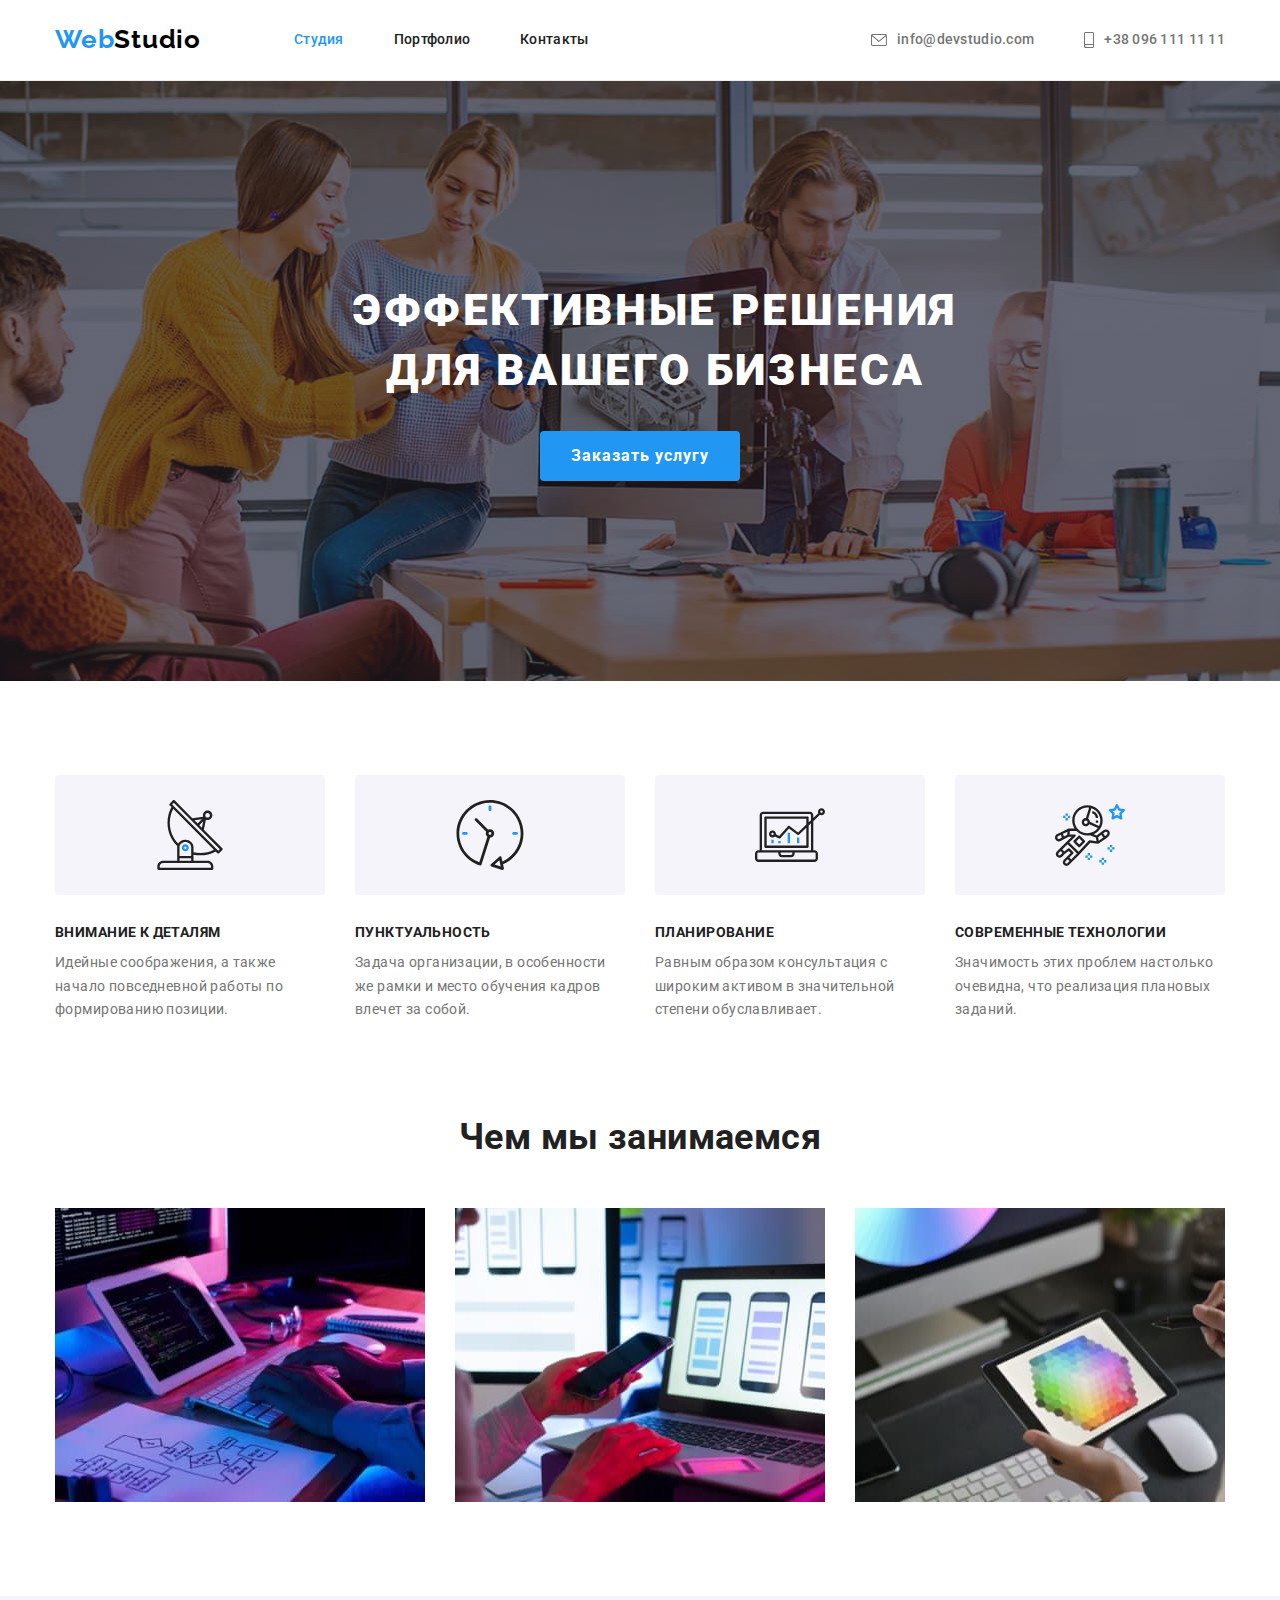
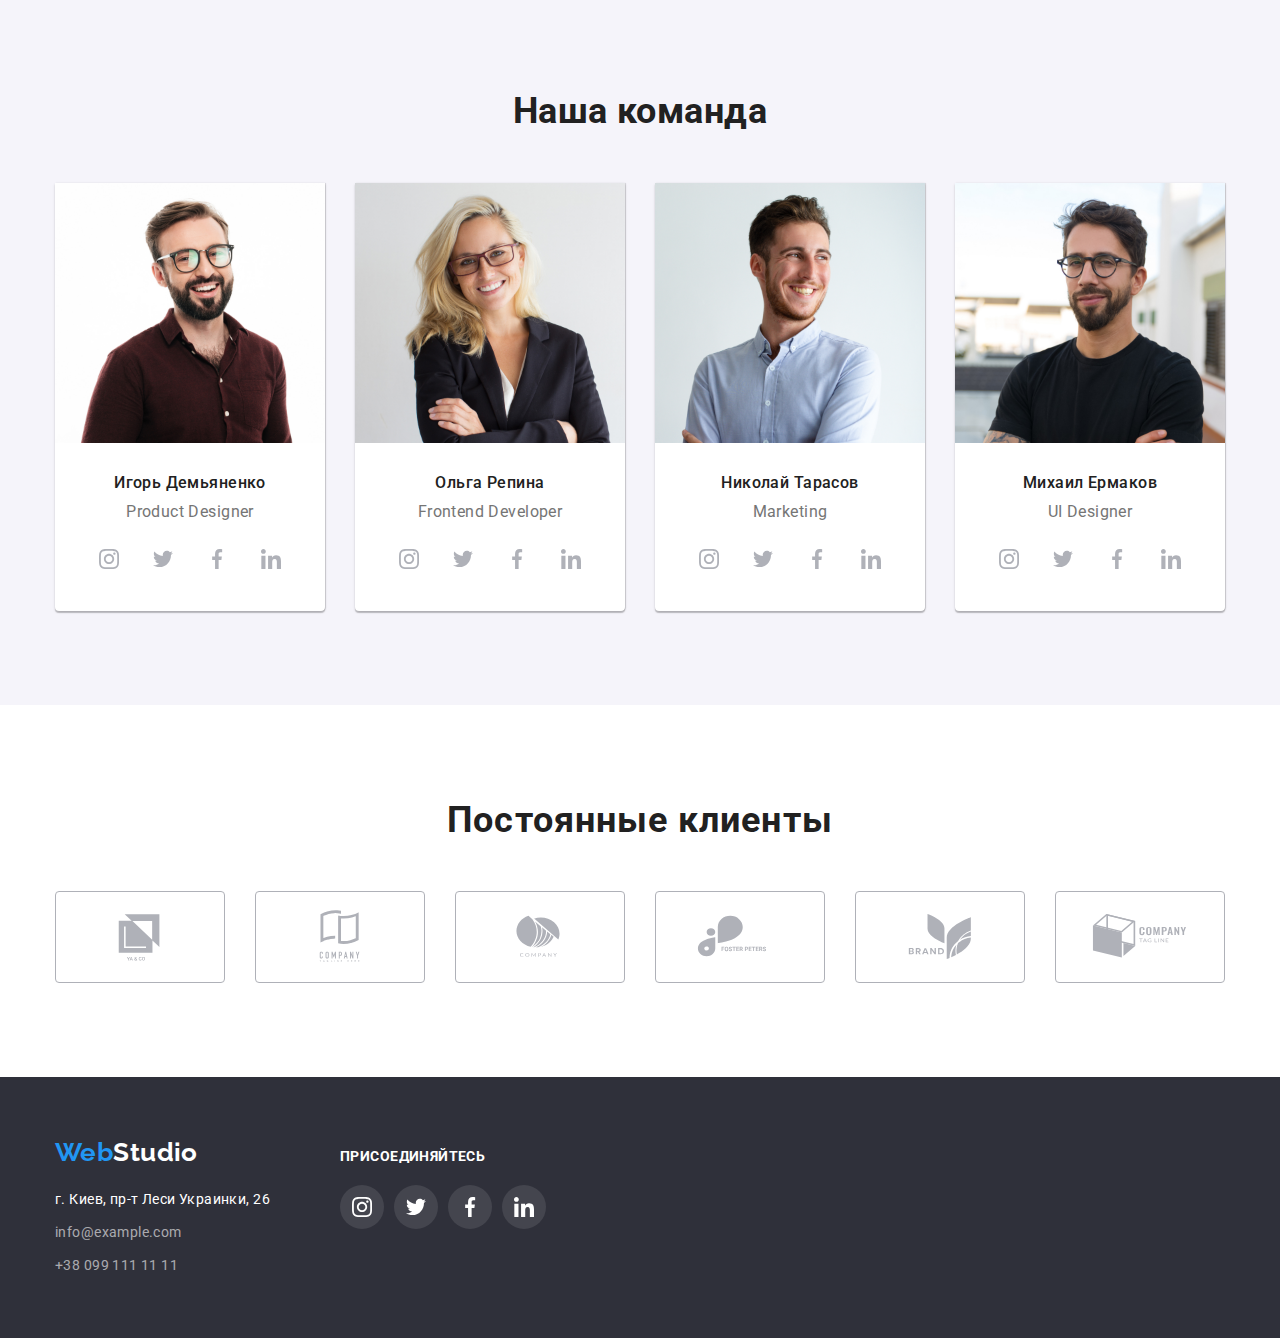
<file: index.html>
<!DOCTYPE html>
<html lang="ru">
<head>
    <meta charset="UTF-8">
    <meta http-equiv="X-UA-Compatible" content="IE=edge">
    <meta name="viewport" content="width=device-width, initial-scale=1.0">
    <title>Web Studio</title>
    <link rel="stylesheet" href="https://cdnjs.cloudflare.com/ajax/libs/modern-normalize/1.1.0/modern-normalize.css" integrity="sha512-Y0MM+V6ymRKN2zStTqzQ227DWhhp4Mzdo6gnlRnuaNCbc+YN/ZH0sBCLTM4M0oSy9c9VKiCvd4Jk44aCLrNS5Q==" crossorigin="anonymous" referrerpolicy="no-referrer" />
   
    <link rel="preconnect" href="https://fonts.googleapis.com">
    <link rel="preconnect" href="https://fonts.gstatic.com" crossorigin>
    <link href="https://fonts.googleapis.com/css2?family=Raleway:wght@700&family=Roboto:wght@400;500;700;900&display=swap"
    rel="stylesheet">
    <link rel="stylesheet" href="./css/styles.css">

</head>
<body>
    <header class="header">
        <div class="container">
            <nav class="header-nav">
               <a class="header-logo" href=""><span class="first-part-logo">Web</span>Studio</a>
                <ul class="header-list list">
                    <li class="header-item">
                        <a class="header-link link current" href="./index.html">Студия</a></li>
                    <li class="header-item">
                        <a class="header-link link" href="./portfolio.html">Портфолио</a></li>
                    <li class="header-item">
                        <a class="header-link link" href="">Контакты</a></li>
                </ul>
            </nav>
             <div class="header-contacts">
                 <ul class="header-list list">
                    <li class="header-item">
                        <a class="header-link-contacts link" href="mailto:info@devstudio.com">
                            <svg class="header-link-icon" width="16" height="12">
                                <use href="./images/icons.svg#icon-envelope"></use>
                            </svg>info@devstudio.com
                        </a>
                    </li>
                    <li class="header-item">
                        <a class="header-link-contacts link" href="tel:+380961111111">
                            <svg class="header-link-icon" width="10" height="16">
                                <use href="./images/icons.svg#icon-smartphone"></use>
                            </svg>+38 096 111 11 11
                        </a>
                    </li>
                </ul>
            </div>
        </div>
    </header>
    <main>
        <section class="hero">
            <div class="container">
                <h1 class="hero-title">Эффективные решения для вашего бизнеса</h1>
                <button class="hero-btn btn" type="button">Заказать услугу</button>
            </div>
        </section>
        <section class="benefits section">
            <div class="container">
                <h2 class="benefits-title" hidden>Преимущества</h2>
                <ul class="benefits-icon-list list">
                    <li class="benefits-icon-item">
                            <svg class="benefits-icon" width="70" height="70"><use href="./images/icons.svg#icon-antenna"></use>
                            </svg>
                    </li>
                    <li class="benefits-icon-item">
                            <svg class="benefits-icon" width="70" height="70">
                                 <use href="./images/icons.svg#icon-clock"></use>
                             </svg>
                    </li>
                    <li class="benefits-icon-item">
                            <svg class="benefits-icon" width="70" height="70">
                                <use href="./images/icons.svg#icon-diagram"></use>
                            </svg>
                    </li>
                    <li class="benefits-icon-item">
                            <svg class="benefits-icon" width="70" height="70">
                                <use href="./images/icons.svg#icon-astronaut"></use>
                            </svg>
                    </li>
                </ul>
                <ul class="benefits-list list">
                    <li class="benefits-item">
                        <h3 class="benefits-title">Внимание к деталям</h3>
                        <p class="benefits-text">Идейные соображения, а также начало повседневной работы по формированию позиции.</p>
                    </li>
                    <li class="benefits-item">
                        <h3 class="benefits-title">Пунктуальность</h3>
                        <p class="benefits-text">Задача организации, в особенности же рамки и место обучения кадров влечет за собой.</p>
                    </li>
                    <li class="benefits-item">
                        <h3 class="benefits-title">Планирование</h3>
                        <p class="benefits-text">Равным образом консультация с широким активом в значительной степени обуславливает.</p>
                    </li>
                    <li class="benefits-item">
                        <h3 class="benefits-title">Современные технологии</h3>
                        <p class="benefits-text">Значимость этих проблем настолько очевидна, что реализация плановых заданий.</p>
                    </li>
                </ul>
            </div>
        </section>
        <section class="directions section">
            <div class="container">
                <h2 class="directions-title">Чем мы занимаемся</h2>
                <ul class="directions-list list">
                    <li class="directions-item"><img src="./images/img1.jpg" width="370" height="294" alt="набор текста с клаватуры"></li>
                    <li class="directions-item"><img src="./images/img2.jpg" width="370" height="294" alt="набор контакта с телефона"></li>
                    <li class="directions-item"><img src="./images/img3.jpg" width="370" height="294" alt="выбор палитры цветов на планшете"></li>
                </ul>
            </div>
        </section>
        <section class="team section">
            <div class="container">
                <h2 class="team-title">Наша команда</h2>
                <ul class="team-list list">
                    <li class="team-item">
                        <img src="./images/img4.jpg" width="270" height="260" alt="фото Игорь">
                        <h3 class="team-item-title">Игорь Демьяненко</h3>
                        <p class="team-item-text">Product Designer</p>
                        <ul class="team-soc-list list"> 
                            <li class="team-soc-item">
                                <a href="" class="team-soc-link link">
                                    <svg class="team-soc-icon" width="20" height="20">
                                        <use href="./images/icons.svg#icon-instagram">
                                        </use>
                                    </svg>
                                </a>
                            </li>
                            <li class="team-soc-item">
                                <a href="" class="team-soc-link link">
                                    <svg class="team-soc-icon" width="20" height="20">
                                        <use href="./images/icons.svg#icon-twitter">
                                        </use>
                                    </svg>
                                </a>
                            </li>
                            <li class="team-soc-item">
                                <a href="" class="team-soc-link link">
                                    <svg class="team-soc-icon" width="20" height="20">
                                        <use href="./images/icons.svg#icon-facebook">
                                        </use>
                                    </svg>
                                </a>
                            </li>
                            <li class="team-soc-item">
                                <a href="" class="team-soc-link link">
                                    <svg class="team-soc-icon" width="20" height="20">
                                        <use href="./images/icons.svg#icon-linkedin">
                                        </use>
                                    </svg>
                                </a>
                            </li>
                        </ul> 

                    </li>
                    <li class="team-item">
                        <img src="./images/img5.jpg" width="270" height="260" alt="фото Ольга">
                        <h3 class="team-item-title">Ольга Репина</h3>
                        <p class="team-item-text">Frontend Developer</p>
                        <ul class="team-soc-list list"> 
                            <li class="team-soc-item">
                                <a href="" class="team-soc-link link">
                                    <svg class="team-soc-icon" width="20" height="20">
                                        <use href="./images/icons.svg#icon-instagram"></use>
                                    </svg>
                                </a>
                            </li>
                            <li class="team-soc-item">
                                <a href="" class="team-soc-link link">
                                    <svg class="team-soc-icon" width="20" height="20">
                                        <use href="./images/icons.svg#icon-twitter"></use>
                                    </svg>
                                </a>
                            </li>
                            <li class="team-soc-item">
                                <a href="" class="team-soc-link link">
                                    <svg class="team-soc-icon" width="20" height="20">
                                        <use href="./images/icons.svg#icon-facebook"></use>
                                    </svg>
                                </a>
                            </li>
                            <li class="team-soc-item">
                                <a href="" class="team-soc-link link">
                                    <svg class="team-soc-icon" width="20" height="20">
                                        <use href="./images/icons.svg#icon-linkedin"></use>
                                    </svg>
                                </a>
                            </li>
                        </ul> 
                    </li>
                    <li class="team-item">
                        <img src="./images/img6.jpg" width="270" height="260" alt="фото Николай">
                        <h3 class="team-item-title">Николай Тарасов</h3>
                        <p class="team-item-text">Marketing</p>
                        <ul class="team-soc-list list"> 
                            <li class="team-soc-item">
                                <a href="" class="team-soc-link link">
                                    <svg class="team-soc-icon" width="20" height="20">
                                        <use href="./images/icons.svg#icon-instagram"></use>
                                    </svg>
                                </a>
                            </li>
                            <li class="team-soc-item">
                                <a href="" class="team-soc-link link">
                                    <svg class="team-soc-icon" width="20" height="20">
                                        <use href="./images/icons.svg#icon-twitter"></use>
                                    </svg>
                                </a>
                            </li>
                            <li class="team-soc-item">
                                <a href="" class="team-soc-link link">
                                    <svg class="team-soc-icon" width="20" height="20">
                                        <use href="./images/icons.svg#icon-facebook"></use>
                                    </svg>
                                </a>
                            </li>
                            <li class="team-soc-item">
                                <a href="" class="team-soc-link link">
                                    <svg class="team-soc-icon" width="20" height="20">
                                        <use href="./images/icons.svg#icon-linkedin"></use>
                                    </svg>
                                </a>
                            </li>
                        </ul> 
                        </li>
                    <li class="team-item">
                        <img src="images/img7.jpg" width="270" height="260" alt="фото Михаил">
                        <h3 class="team-item-title">Михаил Ермаков</h3>
                        <p class="team-item-text">UI Designer</p>
                        <ul class="team-soc-list list"> 
                            <li class="team-soc-item">
                                <a href="" class="team-soc-link link">
                                    <svg class="team-soc-icon" width="20" height="20">
                                        <use href="./images/icons.svg#icon-instagram"></use>
                                    </svg>
                                </a>
                            </li>
                            <li class="team-soc-item">
                                <a href="" class="team-soc-link link">
                                    <svg class="team-soc-icon" width="20" height="20">
                                        <use href="./images/icons.svg#icon-twitter"></use>
                                    </svg>
                                </a>
                            </li>
                            <li class="team-soc-item">
                                <a href="" class="team-soc-link link">
                                    <svg class="team-soc-icon" width="20" height="20">
                                        <use href="./images/icons.svg#icon-facebook"></use>
                                    </svg>
                                </a>
                            </li>
                            <li class="team-soc-item">
                                <a href="" class="team-soc-link link">
                                    <svg class="team-soc-icon" width="20" height="20">
                                        <use href="./images/icons.svg#icon-linkedin"></use>
                                    </svg>
                                </a>
                            </li>
                        </ul> 
                     </li>
                </ul>
            </div>
        </section>
        <section class="clients section">
            <div class="container">
                <h2 class="clients-title">Постоянные клиенты</h2>
                <ul class="clients-list list">
                   <li class="clients-item"> 
                       <a href="" class="clients-link link">
                        <svg class="clients-icon" width="106" height="60">
                            <use href="./images/icons.svg#icon-Logo-1"></use>
                        </svg>
                       </a>

                   </li>
                   <li class="clients-item">
                    <a href="" class="clients-link link">
                        <svg class="clients-icon" width="106" height="60">
                            <use href="./images/icons.svg#icon-Logo-2"></use>
                        </svg>
                    </a>
                   </li>
                   <li class="clients-item">
                    <a href="" class="clients-link link">
                        <svg class="clients-icon" width="106" height="60">
                            <use href="./images/icons.svg#icon-Logo-3"></use>
                        </svg>
                    </a>
                   </li>
                   <li class="clients-item">
                    <a href="" class="clients-link link">
                        <svg class="clients-icon" width="106" height="60">
                            <use href="./images/icons.svg#icon-Logo-4"></use>
                        </svg>
                    </a>
                   </li>
                   <li class="clients-item">
                    <a href="" class="clients-link link">
                        <svg class="clients-icon" width="106" height="60">
                            <use href="./images/icons.svg#icon-Logo-5"></use>
                        </svg>
                    </a>
                   </li>
                   <li class="clients-item">
                    <a href="" class="clients-link link">
                        <svg class="clients-icon" width="106" height="60">
                            <use href="./images/icons.svg#icon-Logo-6"></use>
                        </svg>
                    </a>
                   </li>
               </ul>
            </div>
        </section>

    </main>
    <footer class="footer">
        <div class="container-footer container">
            <div class="container-footer-contacts">
                <a class="footer-logo" href=""><span class="first-part-logo">Web</span>Studio</a>
                <address class="footer-contacts">
                    <ul class="footer-list list">
                        <li class="footer-item">
                            <a class="footer-link-address link" href="https://goo.gl/maps/iAdEvqvcPD2PK2Wz8"
                            target="_blank"
                            rel="noopener nofollow noreferrer">г. Киев, пр-т Леси Украинки, 26</a>
                        </li>
                        <li class="footer-item"><a class="footer-link-contacts link" href="mailto:info@example.com">info@example.com</a></li>
                        <li class="footer-item"><a class="footer-link-contacts link" href="tel:+380991111111">+38 099 111 11 11</a></li>
                    </ul>
                </address>
            </div>

            <div class="container-footer-icon">
                <p class="container-footer-title">Присоединяйтесь</p>
                <ul class="footer-soc-list list"> 
                    <li class="footer-soc-item">
                        <a href="" class="footer-soc-link link">
                            <svg class="footer-soc-icon" width="20" height="20">
                                <use href="./images/icons.svg#icon-instagram"></use>
                            </svg>
                        </a>
                    </li>
                    <li class="footer-soc-item">
                        <a href="" class="footer-soc-link link">
                            <svg class="footer-soc-icon" width="20" height="20">
                                <use href="./images/icons.svg#icon-twitter"></use>
                            </svg>
                        </a>
                    </li>
                    <li class="footer-soc-item">
                        <a href="" class="footer-soc-link link">
                            <svg class="footer-soc-icon" width="20" height="20">
                                <use href="./images/icons.svg#icon-facebook"></use>
                            </svg>
                        </a>
                    </li>
                    <li class="footer-soc-item">
                        <a href="" class="footer-soc-link link">
                            <svg class="footer-soc-icon" width="20" height="20">
                                <use href="./images/icons.svg#icon-linkedin"></use>
                            </svg>
                        </a>
                    </li>
                </ul> 
             </div>
            
        </div>
    </footer>

    
</body>
</html>
</file>
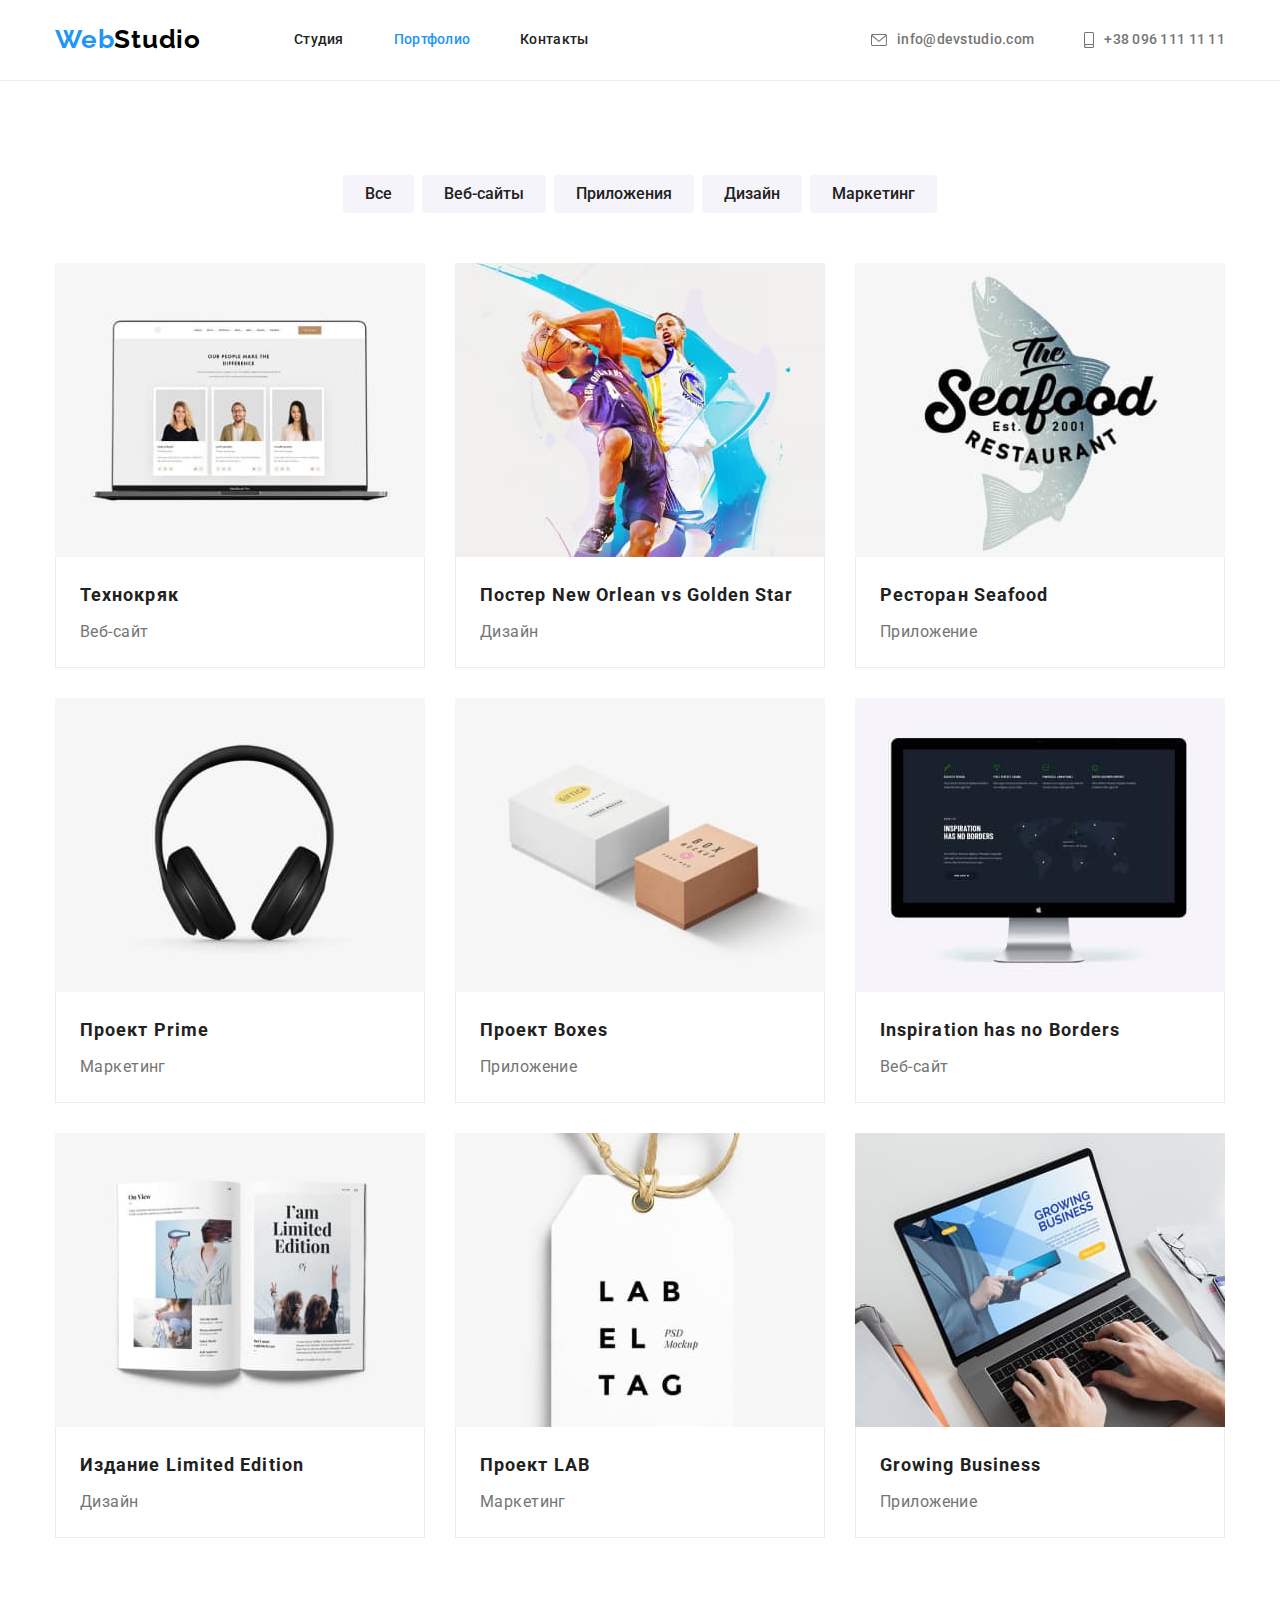
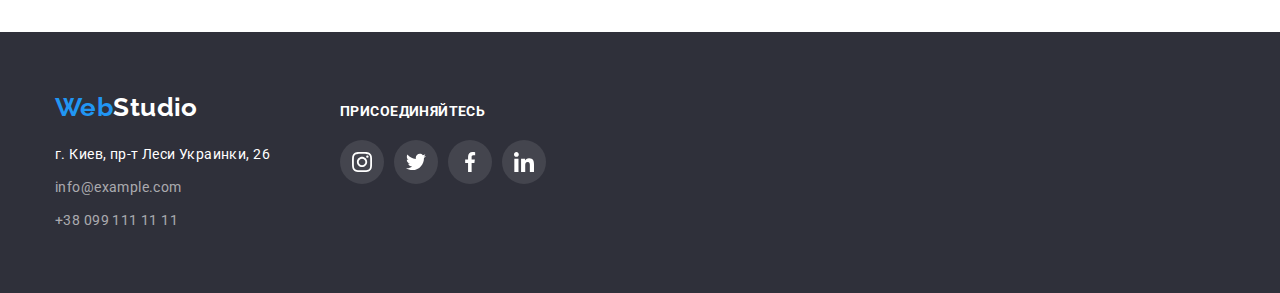
<file: portfolio.html>
<!DOCTYPE html>
<html lang="ru">
<head>
    <meta charset="UTF-8">
    <meta http-equiv="X-UA-Compatible" content="IE=edge">
    <meta name="viewport" content="width=device-width, initial-scale=1.0">
    <title>Портфолио</title>
    <link rel="stylesheet" href="https://cdnjs.cloudflare.com/ajax/libs/modern-normalize/1.1.0/modern-normalize.css" integrity="sha512-Y0MM+V6ymRKN2zStTqzQ227DWhhp4Mzdo6gnlRnuaNCbc+YN/ZH0sBCLTM4M0oSy9c9VKiCvd4Jk44aCLrNS5Q==" crossorigin="anonymous" referrerpolicy="no-referrer" />
    
    <link rel="preconnect" href="https://fonts.googleapis.com">
    <link rel="preconnect" href="https://fonts.gstatic.com" crossorigin>
    <link href="https://fonts.googleapis.com/css2?family=Raleway:wght@700&family=Roboto:wght@400;500;700;900&display=swap"
        rel="stylesheet">
    <link rel="stylesheet" href="./css/styles.css">
</head>
<body>
    <header class="header">
        <div class="container">
            <nav class="header-nav">
                <a class="header-logo" href=""><span class="first-part-logo">Web</span>Studio</a>
                <ul class="header-list list">
                    <li class="header-item">
                        <a class="header-link link" href="./index.html">Студия</a>
                    </li>
                    <li class="header-item">
                        <a class="header-link link current" href="./portfolio.html">Портфолио</a>
                    </li>
                    <li class="header-item">
                        <a class="header-link link" href="">Контакты</a>
                    </li>
                </ul>
            </nav>
            <div class="header-contacts">
                <ul class="header-list list">
                    <li class="header-item">
                        <a class="header-link-contacts link" href="mailto:info@devstudio.com">
                            <svg class="header-link-icon" width="16" height="12">
                                <use href="./images/icons.svg#icon-envelope">
                                </use>
                            </svg>info@devstudio.com
                        </a>
                    </li>
                    <li class="header-item">
                        <a class="header-link-contacts link" href="tel:+380961111111">
                            <svg class="header-link-icon" width="10" height="16">
                                <use href="./images/icons.svg#icon-smartphone">
                                </use>
                            </svg>+38 096 111 11 11
                        </a>
                    </li>
                </ul>
            </div>
        </div>
    </header>

<main>
<section class="section">
    <div class="container">
        <h1 class="projects-title" hidden>Проекты</h1>
        <ul class="projects-list-btn list">
            <li class="projects-item-btn"><button class="project-btn btn" type="button">Все</button></li>
            <li class="projects-item-btn"><button class="project-btn btn" type="button">Веб-сайты</button></li>
            <li class="projects-item-btn"><button class="project-btn btn" type="button">Приложения</button></li>
            <li class="projects-item-btn"><button class="project-btn btn" type="button">Дизайн</button></li>
            <li class="projects-item-btn"><button class="project-btn btn" type="button">Маркетинг</button></li>
        </ul>
        <ul class="projects-list list">
            <li class="projects-item">
                <a class="projects-link link" href="./portfolio.html"> 
                    <img src="./images/project1.jpg" width="370" height="294" alt="Фото проект 1">
                    <div class="container-name">
                        <h2 class="projects-name">Технокряк</h2>
                        <p class="projects-text">Веб-сайт</p>
                    </div>
                    
                </a>
            </li>
                
            <li class="projects-item">
                <a class="projects-link link" href="./portfolio.html">
                    <img src="./images/project2.jpg" width="370" height="294" alt="Фото проект 2">
                    <div class="container-name">
                        <h2 class="projects-name">Постер New Orlean vs Golden Star</h2>
                        <p class="projects-text">Дизайн</p>
                    </div>
                </a>
            </li>
            <li class="projects-item">
                <a class="projects-link link" href="./portfolio.html">
                    <img src="./images/project3.jpg" width="370" height="294" alt="Фото проект 3">
                    <div class="container-name">
                        <h2 class="projects-name">Ресторан Seafood</h2>
                        <p class="projects-text">Приложение</p>
                    </div>
                </a>
            </li>
            <li class="projects-item">
                <a class="projects-link link" href="./portfolio.html">
                    <img src="./images/project4.jpg" width="370" height="294" alt="Фото проект 4">
                    <div class="container-name">
                        <h2 class="projects-name">Проект Prime</h2>
                        <p class="projects-text">Маркетинг</p>
                    </div>

                </a>
            </li>
            <li class="projects-item">
                <a class="projects-link link" href="./portfolio.html">
                    <img src="./images/project5.jpg" width="370" height="294" alt="Фото проект 5">
                    <div class="container-name">
                        <h2 class="projects-name">Проект Boxes</h2>
                        <p class="projects-text">Приложение</p>
                    </div>
                </a>
            </li>
            <li class="projects-item">
                <a class="projects-link link" href="./portfolio.html">
                    <img src="./images/project6.jpg" width="370" height="294" alt="Фото проект 6">
                    <div class="container-name">
                        <h2 class="projects-name">Inspiration has no Borders</h2>
                        <p class="projects-text">Веб-сайт</p>
                    </div>
                </a>
            </li>
            <li class="projects-item">
                <a class="projects-link link" href="./portfolio.html">
                    <img src="./images/project7.jpg" width="370" height="294" alt="Фото проект 7">
                    <div class="container-name">
                        <h2 class="projects-name">Издание Limited Edition</h2>
                        <p class="projects-text">Дизайн</p>
                    </div>
                </a>
            </li>
            <li class="projects-item">
                <a class="projects-link link" href="./portfolio.html">
                    <img src="./images/project8.jpg" width="370" height="294" alt="Фото проект 8">
                    <div class="container-name">
                        <h2 class="projects-name">Проект LAB</h2>
                        <p class="projects-text">Маркетинг</p>
                    </div>
                </a>
            </li>
            <li class="projects-item">
                <a class="projects-link link" href="./portfolio.html">
                    <img src="./images/project9.jpg"  width="370" height="294" alt="Фото проект 9">
                    <div class="container-name">
                        <h2 class="projects-name">Growing Business</h2>
                        <p class="projects-text">Приложение</p>
                    </div>
                </a>
            </li>
        </ul>
    </div>
</section>

</main>

<footer class="footer">
    <div class="container-footer container">
        <div class="container-footer-contacts">
            <a class="footer-logo" href=""><span class="first-part-logo">Web</span>Studio</a>
            <address class="footer-contacts">
                <ul class="footer-list list">
                    <li class="footer-item">
                        <a class="footer-link-address link" href="https://goo.gl/maps/iAdEvqvcPD2PK2Wz8"
                        target="_blank"
                        rel="noopener nofollow noreferrer">г. Киев, пр-т Леси Украинки, 26</a>
                    </li>
                    <li class="footer-item"><a class="footer-link-contacts link" href="mailto:info@example.com">info@example.com</a></li>
                    <li class="footer-item"><a class="footer-link-contacts link" href="tel:+380991111111">+38 099 111 11 11</a></li>
                </ul>
            </address>
        </div>

        <div class="container-footer-icon">
            <p class="container-footer-title">Присоединяйтесь</p>
            <ul class="footer-soc-list list"> 
                <li class="footer-soc-item">
                    <a href="" class="footer-soc-link link">
                        <svg class="footer-soc-icon" width="20" height="20">
                            <use href="./images/icons.svg#icon-instagram">
                            </use>
                        </svg>
                    </a>
                </li>
                <li class="footer-soc-item">
                    <a href="" class="footer-soc-link link">
                        <svg class="footer-soc-icon" width="20" height="20">
                            <use href="./images/icons.svg#icon-twitter">
                            </use>
                        </svg>
                    </a>
                </li>
                <li class="footer-soc-item">
                    <a href="" class="footer-soc-link link">
                        <svg class="footer-soc-icon" width="20" height="20">
                            <use href="./images/icons.svg#icon-facebook">
                            </use>
                        </svg>
                    </a>
                </li>
                <li class="footer-soc-item">
                    <a href="" class="footer-soc-link link">
                        <svg class="footer-soc-icon" width="20" height="20">
                            <use href="./images/icons.svg#icon-linkedin">
                            </use>
                        </svg>
                    </a>
                </li>
            </ul> 
         </div>
        
    </div>
</footer>
    
</body>
</html>
</file>
<file: css/styles.css>
:root {
    --body-background-color: #FFFFFF;
    --header-background-color:#ECECEC;
    --header-logo-color:#000000;
    --main-title-color:#212121;
    --second-title-color:#757575;
    --accent-color:#2196F3;
    --hero-title-color:#FFFFFF;
    --hero-btn-color:#188ce8;
    --hero-background-color:#2F303A;
    --team-background-color:#F5F4FA;
    --team-item-background-color:#FFFFFF;
    --footer-background-color:#2F303A;
    --footer-link-color: rgba(255, 255, 255, 0.6);
    --projects-btn-background-color: #F5F4FA;
    --projects-item-background-color:#EEEEEE;
    --typical-padding: 94px;
}

p, h1, h2, h3, h4, h5, h6 {
    margin: 0;}

ul, ol {
    margin: 0;
    padding-left: 0;}

button {cursor: pointer;}



body {
    font-family:'Roboto', sans-serif;
    font-size: 14px;
    letter-spacing: 0.03em;
    color: var(--main-title-color);
    background-color: var(--body-background-color);

}

img {
    display: block;
}

.container {
    width: 1200px; 
   
    margin: 0 auto; 
    padding-left: 15px;
    padding-right: 15px;

     
}
.section {
    padding-top: var(--typical-padding);
    padding-bottom: var(--typical-padding);
}

.list {
    list-style: none;
}
.link,.header-logo,.footer-logo {
    text-decoration: none;
}

/*----------------------HEADER----------------------*/


.first-part-logo {
    color: var(--accent-color);
}

.visually-hidden {
    position: absolute;
    width: 1px;
    height: 1px;
    margin: -1px;
    border: 0;
    padding: 0;
    white-space: nowrap;
    clip-path: inset(100%);
    clip: rect(0 0 0 0);
    overflow: hidden;
}

.header {
    background-color: var(--hero-title-color);
    border-bottom: 1px solid var(--header-background-color);
}

.header-nav {
    display: flex;
    align-items: center;

}

.header-logo {
    font-family: 'Raleway';
    font-weight: 700;
    font-size: 26px;
    line-height: 1.19;
    letter-spacing: 0.03em;
    color: var(--header-logo-color);
    width: 145px;
    height: 31px;
    
    margin-right: 94px;
}

.header .container {
    display: flex;
    align-items: center;
        }

.header-list {
    display: flex;
    align-items: center;
    
  
}      

.header-item:not(:last-child) {
    margin-right: 50px;
}

.header-link:hover,
.header-link:focus {color: var(--accent-color);}

.header-link-contacts:hover,
.header-link-contacts:focus {color: var(--accent-color);}


.header-contacts {
    margin-left: auto;
}

.header-link {
    font-weight: 500;
    line-height: 1.14;
    letter-spacing: 0.02em;
    color: var(--main-title-color);
    
    display: block;
    padding-top: 32px;
    padding-bottom: 32px;
}

.current {
    color: var(--accent-color);
}

.header-link-contacts {
    font-weight: 500;
    line-height: 1.14;
    letter-spacing: 0.02em;
    color: var(--second-title-color);
   
    display: flex;
    align-items: center;
    justify-content: center;
   
}
.header-link-icon {
    fill: currentColor;
    margin-right: 10px;
}





/*---------------------------HERO----------------*/

.hero .container {
    width: 696px;
    margin: 0 auto;
        }

.hero {
    background-color: var(--hero-background-color);
    max-width: 1600px;
    background-image: linear-gradient( 
        rgba(47, 48, 58, 0.4),
        rgba(47, 48, 58, 0.4)),
    url(../images/hero-bg.jpg);
    background-repeat: no-repeat;
    background-position: center;
    background-size: cover;
    margin: 0 auto;
    
    padding-top: 200px;
    padding-bottom: 200px;
}

.hero-title {
    font-weight: 900;
    font-size: 44px;
    line-height: 1.36;
    text-align: center;
    letter-spacing: 0.06em;
    text-transform: uppercase;
    color: var(--hero-title-color);
    width: 696px;
    
    margin: 0 auto;
    margin-bottom: 30px;
}

.hero-btn:hover,
.hero-btn:focus {
      background-color: var(--hero-btn-color);
}

.hero-btn {
    font-family:inherit;
    background-color: var(--accent-color);
    font-weight: 700;
    font-size: 16px;
    line-height: 1.88;
    text-align: center;
    letter-spacing: 0.06em;
    color: var(--hero-title-color);
    min-width: 200px;
    height: 50px;
    border-radius: 4px;

    margin: 0 auto;
    display: block;
    margin-top: 30px;
    border: none;
}

.btn {cursor: pointer;}

/*-------------------------BENEFITS---------------------*/

.benefits {
    background-color: var(--hero-title-color);
    
}

.benefits-icon-list {
    display: flex;
    justify-content: center;
    margin-bottom: 30px;
}

.benefits-icon-item {
    background-color: #F5F4FA;
    width: 270px;
    height: 120px;
    border: 1px solid none;
    border-radius: 4px;
    display: flex;
    align-items: center;
    justify-content: center;
    color:#AFB1B8 ;
}

.benefits-icon-item:not(:last-child) {
    margin-right: 30px;
}




.benefits-list {
    display: flex;
}

.benefits-item:not(:last-child) {
    margin-right: 30px;
    max-width: 270px;

}

.benefits-title {
    font-weight: 700;
    font-size: 14px;
    line-height: 1.14;
    letter-spacing: 0.03em;
    text-transform: uppercase;
    color: var(--main-title-color);

    margin-bottom: 10px;
}


.benefits-text {
    line-height: 1.71;
    color: var(--second-title-color)}

/*---------------------DIRECTIONS---------------------*/
.directions {
    background-color: var(--hero-title-color);
    padding-top: 0;
   
}

.directions-list {
    display: flex;
}
.directions-item:not(:first-child) {
    margin-left: 30px;
}
.directions-title {
    font-weight: 700;
    font-size: 36px;
    line-height: 1.17;
    text-align: center;
    color: var(--main-title-color);

    margin-bottom: 50px;
}


/*-----------------------TEAM---------------------*/


.team {
    background-color: var(--team-background-color);

}

.team-list {
    display: flex;
}

.team-title {
    font-weight: 700;
    font-size: 36px;
    line-height: 1.17;
    text-align: center;
    color: var(--main-title-color);

    margin-bottom: 50px;
    
}

.team-item {
    background-color: var(--team-item-background-color);
    border-bottom-right-radius: 4px;
    border-bottom-left-radius: 4px;
    box-shadow: 0px 2px 1px 0px rgba(0, 0, 0, 0.2), 1px 0px 1px 0px rgba(0, 0, 0, 0.14), 0px 1px 3px 0px rgba(0, 0, 0, 0.12);
}
   


.team-item:not(:first-child) {
    margin-left: 30px;
   
}


.team-item-title {
    font-weight: 500;
    font-size: 16px;
    line-height: 1.19;
    text-align: center;
    color: var(--main-title-color);

    margin-top: 30px;
    

}

.team-item-text {
    font-size: 16px;
    line-height: 1.19;
    text-align: center;
    color: var(--second-title-color);

    margin-top: 10px;
    margin-bottom: 16px;
    
}

.team-soc-list {
    display: flex;
    justify-content: center;
    margin-bottom: 30px;
}

.team-soc-item {
    width: 44px;
    height: 44px;
    margin-right: 10px;

}
.team-soc-item:last-child {
    margin-right: 0;
} 

.team-soc-link {
    width: 100%;
    height: 100%;
    background-color: #FFFFFF;
    border-radius: 50%;
    display:flex;
    align-items: center;
    justify-content: center;
    color: #AFB1B8;
    
}
.team-soc-icon {
    fill: currentColor;
}


.team-soc-link:hover,
.team-soc-link:focus {
    background-color: #2196F3;
    color: #FFFFFF;
}

/*-----------------------CLIENTS---------------------*/
.clients {
    background-color: var(--hero-title-color);
  
}

.clients-title {
    font-weight: 700;
    font-size: 36px;
    line-height: 1.17;
    text-align: center;
    letter-spacing: 0.03em;
    
   

}

.clients-list {
    display: flex;
    justify-content: center;
    margin-top: 50px;
}
.clients-item {
    width: 170px;
    height: 92px;
   
}


.clients-item:not(:last-child) {
    margin-right: 30px;
}

.clients-link {
    width: 100%;
    height: 100%;
    display: flex;
    align-items: center;
    justify-content: center;
    border: 1px solid #AFB1B8;
    border-radius: 4px;
    color:#AFB1B8 ;

  }
.clients-link:hover,
.clients-link:focus {
    color: #2196F3;
    border-color: #2196F3;
}


.clients-icon {
    fill: currentColor;
}




/*-----------------------FOOTER---------------------*/
.footer {
    background-color: var(--footer-background-color);
    padding-top: 60px;
    padding-bottom: 60px;
}

.container-footer {
    display: flex;
    align-items: baseline;
}

.footer-logo {
    font-family: 'Raleway';
    font-weight: 700;
    font-size: 26px;
    line-height: 1.19;
    color: var(--hero-title-color);
    width: 145px;
    height: 31px;
    
   }



.footer-contacts {
    font-style: normal;
    margin-top: 20px;
}

  
.footer-item:not(:last-child) {
    margin-bottom: 9px;

}

.footer-link-address {
    line-height: 1.71;
    color: var(--hero-title-color);
   }
.footer-link-address:hover,
.footer-link-address:focus {color: var(--accent-color);}


.footer-link-contacts {
    line-height: 1.71;
    color: var(--footer-link-color);
}
.footer-link-contacts:hover,
.footer-link-contacts:focus {
    color: var(--accent-color);
}

.container-footer-icon {
    margin-left: 70px;
   
}

.container-footer-title {
    font-weight: 700;
    font-size: 14px;
    line-height: 1.14;
    text-transform: uppercase;
    text-align: left;
    color: var(--body-background-color);

}

.footer-soc-list {
    display: flex;
    justify-content: center;
    margin-top: 20px;
}



.footer-soc-item {
    width: 44px;
    height: 44px;
    margin-right: 10px;
    

}
.footer-soc-item:last-child {
    margin-right: 0;
} 

.footer-soc-link {
    width: 100%;
    height: 100%;
    background-color: rgba(255, 255, 255, 0.1);
   
    border-radius: 50%;
    display:flex;
    align-items: center;
    justify-content: center;
    color: var(--body-background-color);
     
}
.footer-soc-icon {
    fill: currentColor;

}


.footer-soc-link:hover,
.footer-soc-link:focus {
    background-color: #2196F3;
    color: #FFFFFF;
}



.project-btn:hover,
.project-btn:focus {
    background-color: #2196F3;
    color: var(--hero-title-color);
    box-shadow: 0px 2px 2px rgba(0, 0, 0, 0.12), 2px 0px 1px rgba(0, 0, 0, 0.08), 1px 0px 3px rgba(0, 0, 0, 0.1);

}



.project-btn {
    font-family: inherit;
    font-weight: 500;
    font-size: 16px;
    line-height: 1.62;
    text-align: center;
    color: var(--main-title-color);
    background-color: var(--projects-btn-background-color);
    border: none;
    border-radius: 4px;
    
    padding-left: 22px;
    padding-right: 22px;
    padding-top: 6px;
    padding-bottom: 6px;
   
}

.projects-list-btn {
    display: flex;
    justify-content: center;
    margin-bottom: 50px;
}


.projects-item-btn:not(:first-child) {
    margin-left: 8px;
}

.projects-list {
    display: flex;
    flex-wrap: wrap;
    gap: 30px;
    
  }
    
.projects-item {
    background-color: var(--projects-item-background-color) ;
       
      }

.projects-link {
    display: block;
}

.projects-link:hover,
.projects-link:focus {
    box-shadow: 0px 4px 6px 0px rgba(0, 0, 0, 0.25), 0px 4px 4px 0px rgba(0, 0, 0, 0.06), 1px 0px 1px 0px rgba(0, 0, 0, 0.12);
}


.container-name {
    background-color: var(--hero-title-color);
    border: 1px solid var(--header-background-color);
    border-top: none;
    padding: 20px 24px 20px 24px;
  
}     

    


.projects-name {
    font-weight: 700;
    font-size: 18px;
    line-height: 2;
    letter-spacing: 0.06em;
    color: var(--main-title-color);

    margin-bottom: 4px;
}

.projects-text {
    font-size: 16px;
    line-height: 1.88;    
    color: var(--second-title-color)}
</file>
